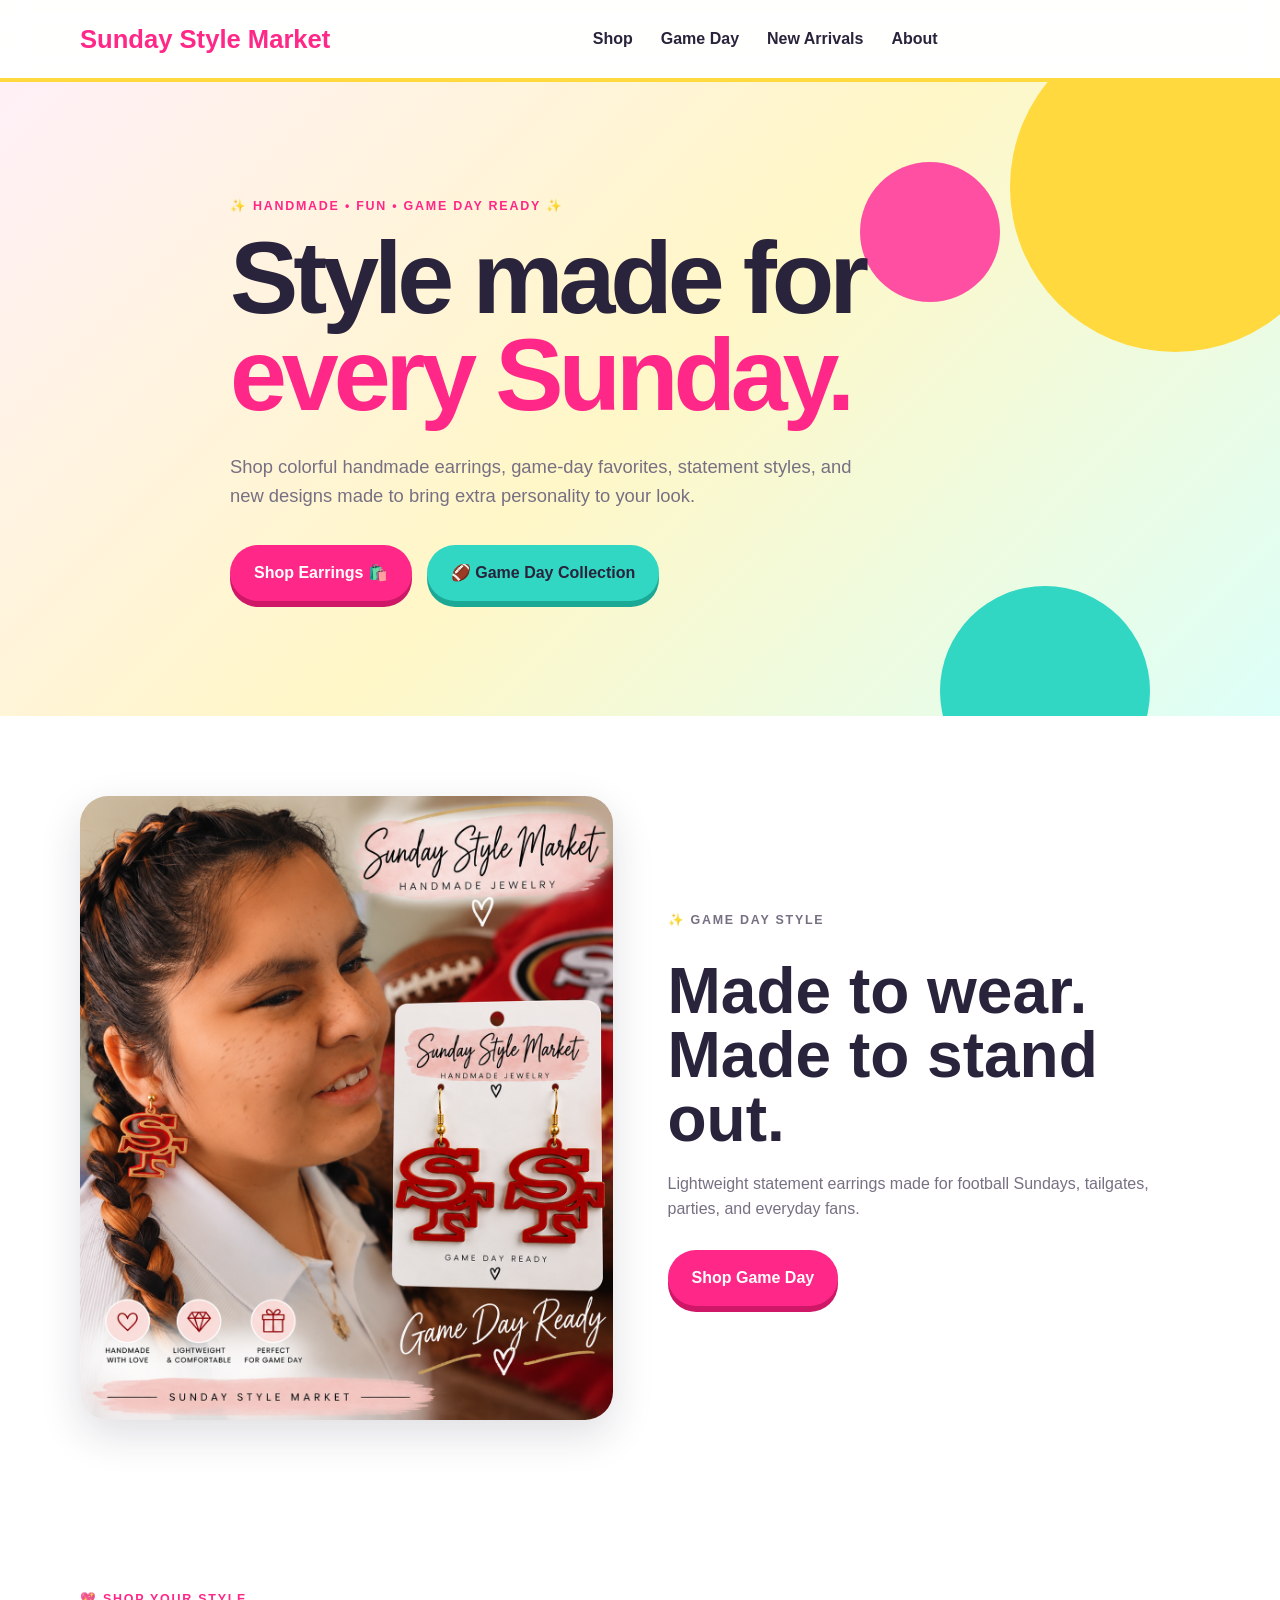
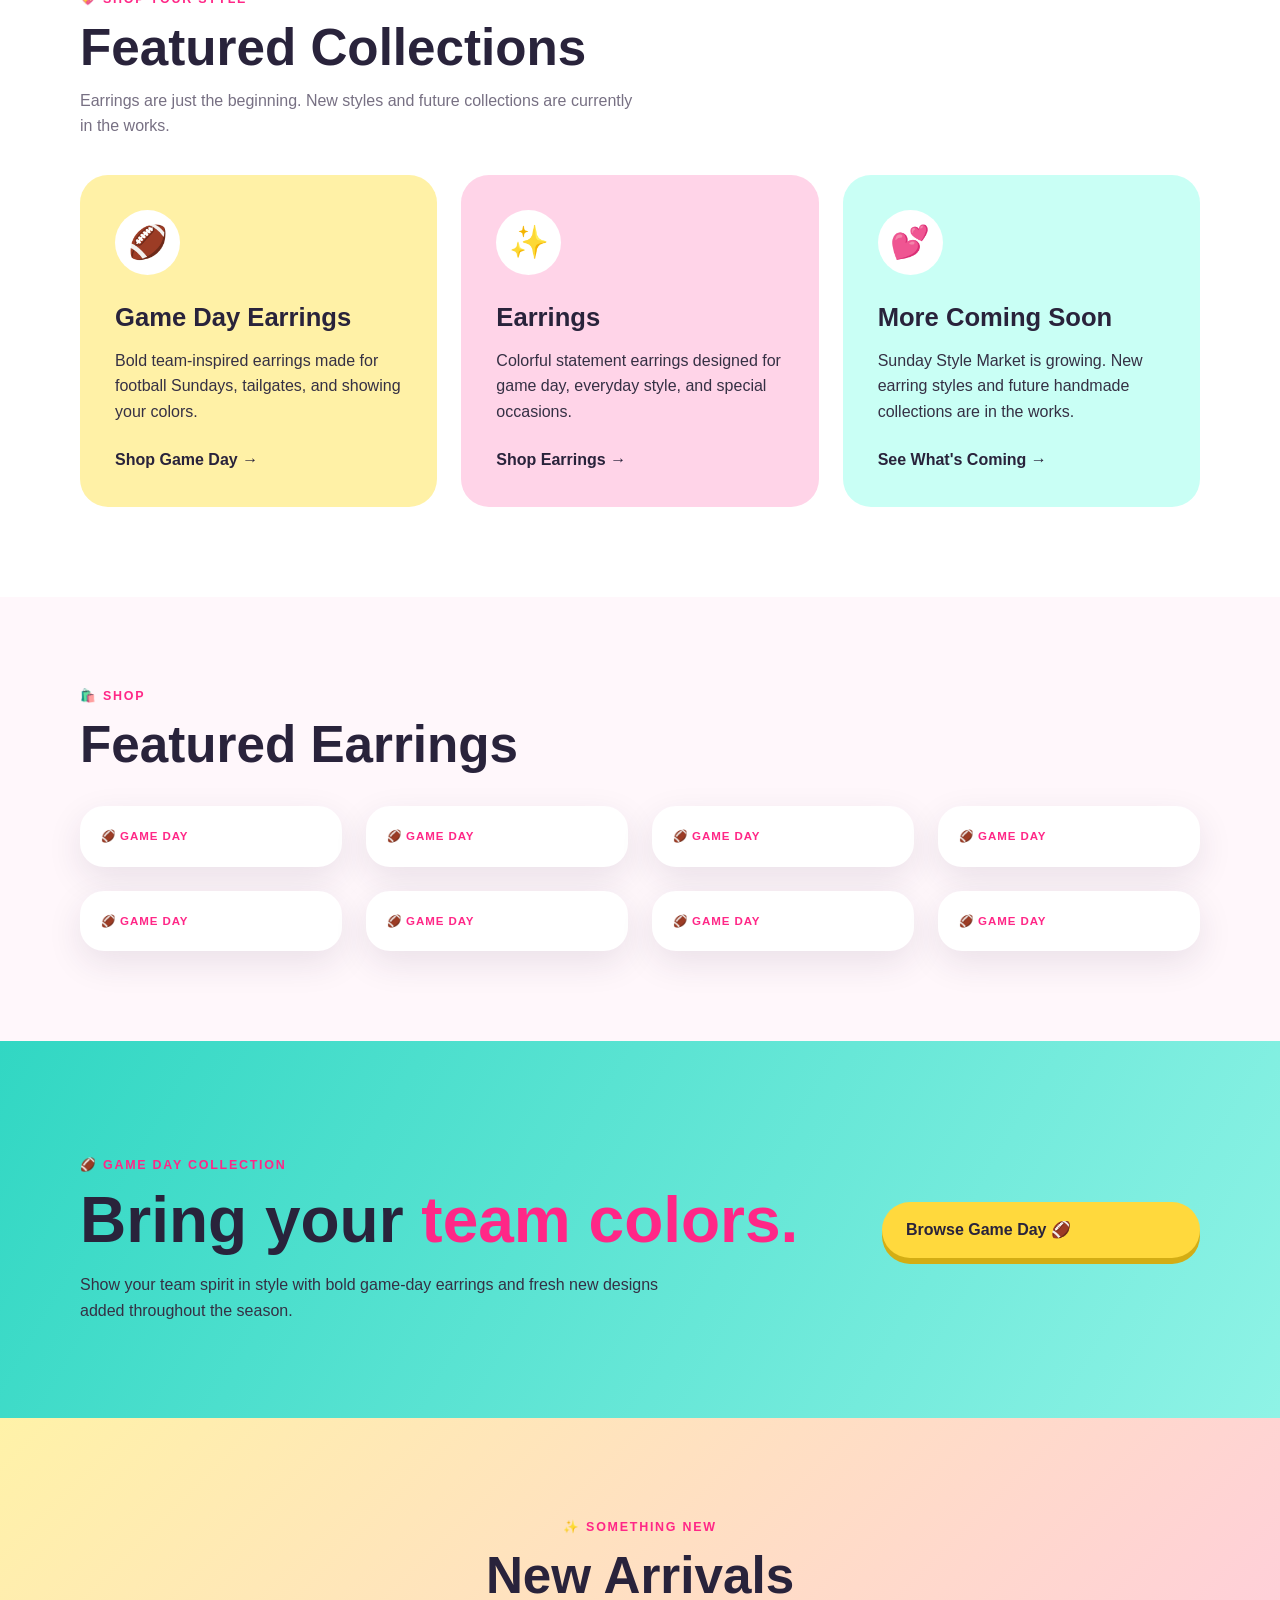
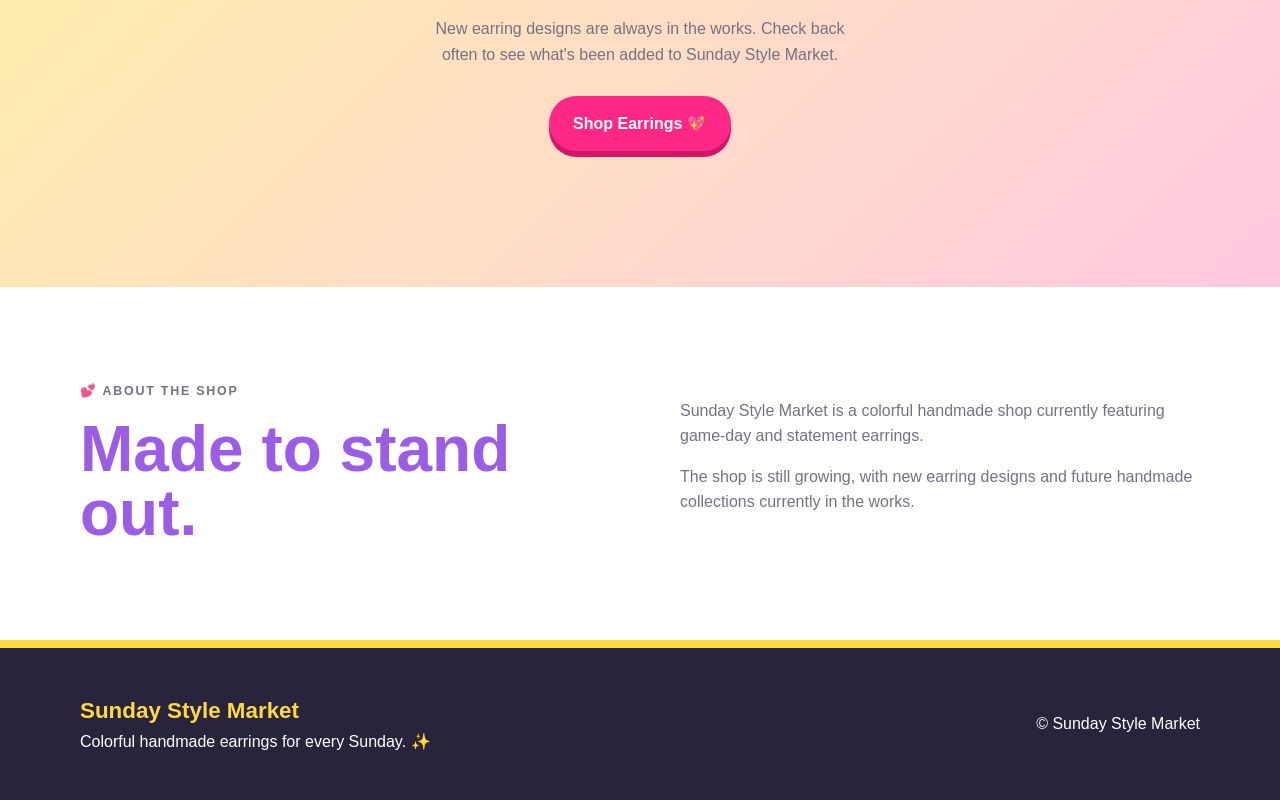
<file: index.html>
<!DOCTYPE html>
<html lang="en">

<head>

  <meta charset="UTF-8">

  <meta
    name="viewport"
    content="width=device-width, initial-scale=1.0"
  >

  <title>Sunday Style Market</title>

  <link
    rel="stylesheet"
    href="style.css"
  >


  <!-- =====================================================
       PAYPAL CART SCRIPT
       KEEP THIS ONLY ONE TIME
  ====================================================== -->

  <script
    src="https://www.paypalobjects.com/ncp/cart/cart.js"
    data-merchant-id="YH64KA9EQPVCE">
  </script>

</head>


<body>


  <!-- =====================================================
       HEADER
  ====================================================== -->

  <header class="site-header">

    <div class="container nav-wrap">


      <a
        href="#"
        class="brand"
      >
        Sunday Style Market
      </a>


      <nav class="nav">

        <a href="#shop">
          Shop
        </a>

        <a href="#game-day">
          Game Day
        </a>

        <a href="#new">
          New Arrivals
        </a>

        <a href="#about">
          About
        </a>

      </nav>


      <!-- =================================================
           PAYPAL VIEW CART
           ONLY ONE VIEW CART BUTTON
      ================================================== -->

      <div class="paypal-view-cart">

        <paypal-cart-button
          data-id="pp-view-cart">
        </paypal-cart-button>

      </div>


    </div>

  </header>



  <!-- =====================================================
       MAIN
  ====================================================== -->

  <main>


    <!-- =====================================================
         HERO
    ====================================================== -->

    <section class="hero">


      <div
        class="hero-shape shape-one"
      ></div>


      <div
        class="hero-shape shape-two"
      ></div>


      <div
        class="hero-shape shape-three"
      ></div>


      <div class="container hero-content">


        <p class="eyebrow">
          ✨ HANDMADE • FUN • GAME DAY READY ✨
        </p>


        <h1>

          Style made for

          <span>
            every Sunday.
          </span>

        </h1>


        <p class="hero-copy">

          Shop colorful handmade earrings,
          game-day favorites,
          statement styles,
          and new designs
          made to bring extra personality
          to your look.

        </p>


        <div class="hero-actions">


          <a
            class="btn btn-primary"
            href="#shop"
          >
            Shop Earrings 🛍️
          </a>


          <a
            class="btn btn-secondary"
            href="#game-day"
          >
            🏈 Game Day Collection
          </a>


        </div>


      </div>

    </section>



    <!-- =====================================================
         LIFESTYLE BANNER
    ====================================================== -->

    <section class="lifestyle-banner">


      <div class="container lifestyle-wrap">


        <div class="lifestyle-image">


          <img
            src="Sunday-Style-Market/images/Diamond.png"
            alt="Sunday Style Market game day earrings lifestyle photo"
          >


        </div>


        <div class="lifestyle-text">


          <p class="eyebrow">
            ✨ GAME DAY STYLE
          </p>


          <h2>

            Made to wear.

            <br>

            Made to stand out.

          </h2>


          <p>

            Lightweight statement earrings
            made for football Sundays,
            tailgates,
            parties,
            and everyday fans.

          </p>


          <a
            href="#shop"
            class="btn btn-primary"
          >
            Shop Game Day
          </a>


        </div>


      </div>


    </section>



    <!-- =====================================================
         FEATURED COLLECTIONS
    ====================================================== -->

    <section class="categories">


      <div class="container">


        <div class="section-heading">


          <p class="eyebrow">
            💖 SHOP YOUR STYLE
          </p>


          <h2>
            Featured Collections
          </h2>


          <p class="section-description">

            Earrings are just the beginning.
            New styles and future collections
            are currently in the works.

          </p>


        </div>



        <div class="category-grid">


          <!-- GAME DAY -->

          <article class="category-card game-card">


            <div class="category-icon">
              🏈
            </div>


            <h3>
              Game Day Earrings
            </h3>


            <p>

              Bold team-inspired earrings
              made for football Sundays,
              tailgates,
              and showing your colors.

            </p>


            <a href="#shop">
              Shop Game Day →
            </a>


          </article>



          <!-- EARRINGS -->

          <article class="category-card earrings-card">


            <div class="category-icon">
              ✨
            </div>


            <h3>
              Earrings
            </h3>


            <p>

              Colorful statement earrings
              designed for game day,
              everyday style,
              and special occasions.

            </p>


            <a href="#shop">
              Shop Earrings →
            </a>


          </article>



          <!-- COMING SOON -->

          <article class="category-card accessories-card">


            <div class="category-icon">
              💕
            </div>


            <h3>
              More Coming Soon
            </h3>


            <p>

              Sunday Style Market is growing.
              New earring styles and future
              handmade collections are in the works.

            </p>


            <a href="#new">
              See What's Coming →
            </a>


          </article>


        </div>


      </div>


    </section>



    <!-- =====================================================
         SHOP
    ====================================================== -->

    <section
      class="shop-section"
      id="shop"
    >


      <div class="container">


        <div class="section-heading split">


          <div>


            <p class="eyebrow">
              🛍️ SHOP
            </p>


            <h2>
              Featured Earrings
            </h2>


          </div>


        </div>



        <div
          class="product-grid"
          id="productGrid"
        >



         <!-- =====================================================
     PRODUCT 1
     PAYPAL TEST PRODUCT
====================================================== -->

<article class="product-card paypal-card">

  <div class="product-info">

    <p class="product-tag">
      🏈 GAME DAY
    </p>

    <!-- PAYPAL WILL DISPLAY THE PRODUCT -->
    <paypal-add-to-cart-button
      data-id="D5SDSHKANLT7C">
    </paypal-add-to-cart-button>

  </div>

</article>


<!-- =====================================================
     PRODUCT 2
     RED & GOLD GAME DAY EARRINGS
====================================================== -->

<article class="product-card paypal-product-card">

  <div class="product-info">

    <p class="product-tag">
      🏈 GAME DAY
    </p>

    <!-- =================================================
         PRODUCT 2 PAYPAL
    ================================================== -->

    <paypal-add-to-cart-button
      data-id="R92AYB4HJM536">
    </paypal-add-to-cart-button>

    <script>
      cartPaypal.AddToCart({
        id: "R92AYB4HJM536"
      });
    </script>

    <!-- =================================================
         END PRODUCT 2 PAYPAL
    ================================================== -->

  </div>

</article>



 <!-- =====================================================
     PRODUCT 3
     ARIZONA RED BIRD GAME DAY EARRINGS
====================================================== -->

<article class="product-card paypal-product-card">

  <div class="product-info">

    <p class="product-tag">
      🏈 GAME DAY
    </p>

    <!-- =================================================
         PRODUCT 3 PAYPAL
    ================================================== -->

    <paypal-add-to-cart-button
      data-id="XY2VT7U4CHVQW">
    </paypal-add-to-cart-button>

    <script>
      cartPaypal.AddToCart({
        id: "XY2VT7U4CHVQW"
      });
    </script>

    <!-- =================================================
         END PRODUCT 3 PAYPAL
    ================================================== -->

  </div>

</article>



<!-- =====================================================
     PRODUCT 4
     DALLAS BLUE STAR GAME DAY EARRINGS
====================================================== -->

<article class="product-card paypal-product-card">

  <div class="product-info">

    <p class="product-tag">
      🏈 GAME DAY
    </p>

    <!-- =================================================
         PRODUCT 4 PAYPAL
    ================================================== -->

    <paypal-add-to-cart-button
      data-id="NFDN4HBRTGJHS">
    </paypal-add-to-cart-button>

    <script>
      cartPaypal.AddToCart({
        id: "NFDN4HBRTGJHS"
      });
    </script>

    <!-- =================================================
         END PRODUCT 4 PAYPAL
    ================================================== -->

  </div>

</article>


<!-- =====================================================
     PRODUCT 5
     KANSAS CITY RED & BLACK EARRINGS
====================================================== -->

<article class="product-card paypal-product-card">

  <div class="product-info">

    <p class="product-tag">
      🏈 GAME DAY
    </p>

    <!-- =================================================
         PRODUCT 5 PAYPAL
    ================================================== -->

    <paypal-add-to-cart-button
      data-id="426RQGY6NMA2C">
    </paypal-add-to-cart-button>

    <script>
      cartPaypal.AddToCart({
        id: "426RQGY6NMA2C"
      });
    </script>

    <!-- =================================================
         END PRODUCT 5 PAYPAL
    ================================================== -->

  </div>

</article>


<!-- =====================================================
     PRODUCT 6
     GREEN & GOLD GAME DAY EARRINGS
====================================================== -->

<article class="product-card paypal-product-card">

  <div class="product-info">

    <p class="product-tag">
      🏈 GAME DAY
    </p>

    <!-- =================================================
         PRODUCT 6 PAYPAL
    ================================================== -->

    <paypal-add-to-cart-button
      data-id="87NUWXM9D3Q5N">
    </paypal-add-to-cart-button>

    <script>
      cartPaypal.AddToCart({
        id: "87NUWXM9D3Q5N"
      });
    </script>

    <!-- =================================================
         END PRODUCT 6 PAYPAL
    ================================================== -->

  </div>

</article>


<!-- =====================================================
     PRODUCT 7
     LOS ANGELES BLUE & GOLD EARRINGS
====================================================== -->

<article class="product-card paypal-product-card">

  <div class="product-info">

    <p class="product-tag">
      🏈 GAME DAY
    </p>

    <!-- =================================================
         PRODUCT 7 PAYPAL
    ================================================== -->

    <paypal-add-to-cart-button
      data-id="29FZ4LH94NHA2">
    </paypal-add-to-cart-button>

    <script>
      cartPaypal.AddToCart({
        id: "29FZ4LH94NHA2"
      });
    </script>

    <!-- =================================================
         END PRODUCT 7 PAYPAL
    ================================================== -->

  </div>

</article>


  <!-- =====================================================
     PRODUCT 8
     BLUE STAR GAME DAY EARRINGS
====================================================== -->

<article class="product-card paypal-product-card">

  <div class="product-info">

    <p class="product-tag">
      🏈 GAME DAY
    </p>

    <!-- =================================================
         PRODUCT 8 PAYPAL
    ================================================== -->

    <paypal-add-to-cart-button
      data-id="9XJ7RHHUR9N54">
    </paypal-add-to-cart-button>

    <script>
      cartPaypal.AddToCart({
        id: "9XJ7RHHUR9N54"
      });
    </script>

    <!-- =================================================
         END PRODUCT 8 PAYPAL
    ================================================== -->

  </div>

</article>



        </div>


      </div>


    </section>



    <!-- =====================================================
         GAME DAY
    ====================================================== -->

    <section
      class="game-day"
      id="game-day"
    >


      <div class="container game-day-wrap">


        <div>


          <p class="eyebrow">
            🏈 GAME DAY COLLECTION
          </p>


          <h2>

            Bring your

            <span>
              team colors.
            </span>

          </h2>


          <p>

            Show your team spirit in style
            with bold game-day earrings
            and fresh new designs
            added throughout the season.

          </p>


        </div>


        <a
          href="#shop"
          class="btn btn-game"
        >
          Browse Game Day 🏈
        </a>


      </div>


    </section>



    <!-- =====================================================
         NEW ARRIVALS
    ====================================================== -->

    <section
      class="new-section"
      id="new"
    >


      <div class="container">


        <div class="section-heading center">


          <p class="eyebrow">
            ✨ SOMETHING NEW
          </p>


          <h2>
            New Arrivals
          </h2>


          <p class="section-note">

            New earring designs
            are always in the works.

            Check back often to see
            what's been added to
            Sunday Style Market.

          </p>


          <a
            href="#shop"
            class="btn btn-primary"
          >
            Shop Earrings 💖
          </a>


        </div>


      </div>


    </section>



    <!-- =====================================================
         ABOUT
    ====================================================== -->

    <section
      class="about-section"
      id="about"
    >


      <div class="container about-wrap">


        <div>


          <p class="eyebrow">
            💕 ABOUT THE SHOP
          </p>


          <h2>
            Made to stand out.
          </h2>


        </div>


        <div>


          <p>

            Sunday Style Market
            is a colorful handmade shop
            currently featuring game-day
            and statement earrings.

          </p>


          <p>

            The shop is still growing,
            with new earring designs
            and future handmade collections
            currently in the works.

          </p>


        </div>


      </div>


    </section>


  </main>



  <!-- =====================================================
       FOOTER
  ====================================================== -->

  <footer class="site-footer">


    <div class="container footer-wrap">


      <div>


        <h3>
          Sunday Style Market
        </h3>


        <p>
          Colorful handmade earrings
          for every Sunday. ✨
        </p>


      </div>


      <p>

        ©
        <span id="year"></span>
        Sunday Style Market

      </p>


    </div>


  </footer>



  <!-- =====================================================
       PAYPAL BUTTON SETUP
  ====================================================== -->

  <script>

    /*
    ==============================================
    PAYPAL VIEW CART
    ==============================================
    */

    cartPaypal.Cart({
      id: "pp-view-cart"
    });


    /*
    ==============================================
    PRODUCT 1 PAYPAL ADD TO CART
    ==============================================
    */

    cartPaypal.AddToCart({
      id: "D5SDSHKANLT7C"
    });


    /*
    ==============================================
    PRODUCTS 2 - 8

    DO NOT PUT THEIR CODE HERE YET.

    WHEN PAYPAL GIVES YOU EACH PRODUCT CODE,
    WE WILL ADD EACH NEW PRODUCT ID HERE.
    ==============================================
    */


    /*
    ==============================================
    COPYRIGHT YEAR
    ==============================================
    */

    const year =
      document.getElementById("year");


    if (year) {

      year.textContent =
        new Date().getFullYear();

    }



    /*
    ==============================================
    PRODUCT COLOR IMAGE CHANGE
    ==============================================
    */

    document
      .querySelectorAll(".color-select")
      .forEach((select) => {


        select.addEventListener(
          "change",
          function () {


            const productCard =
              this.closest(".product-card");


            if (!productCard) {

              return;

            }


            const productImage =
              productCard.querySelector(
                ".product-photo"
              );


            const selectedOption =
              this.options[
                this.selectedIndex
              ];


            const newImage =
              selectedOption.dataset.image;


            if (
              productImage &&
              newImage
            ) {

              productImage.src =
                newImage;

            }


          }
        );


      });


  </script>


</body>

</html>
</file>
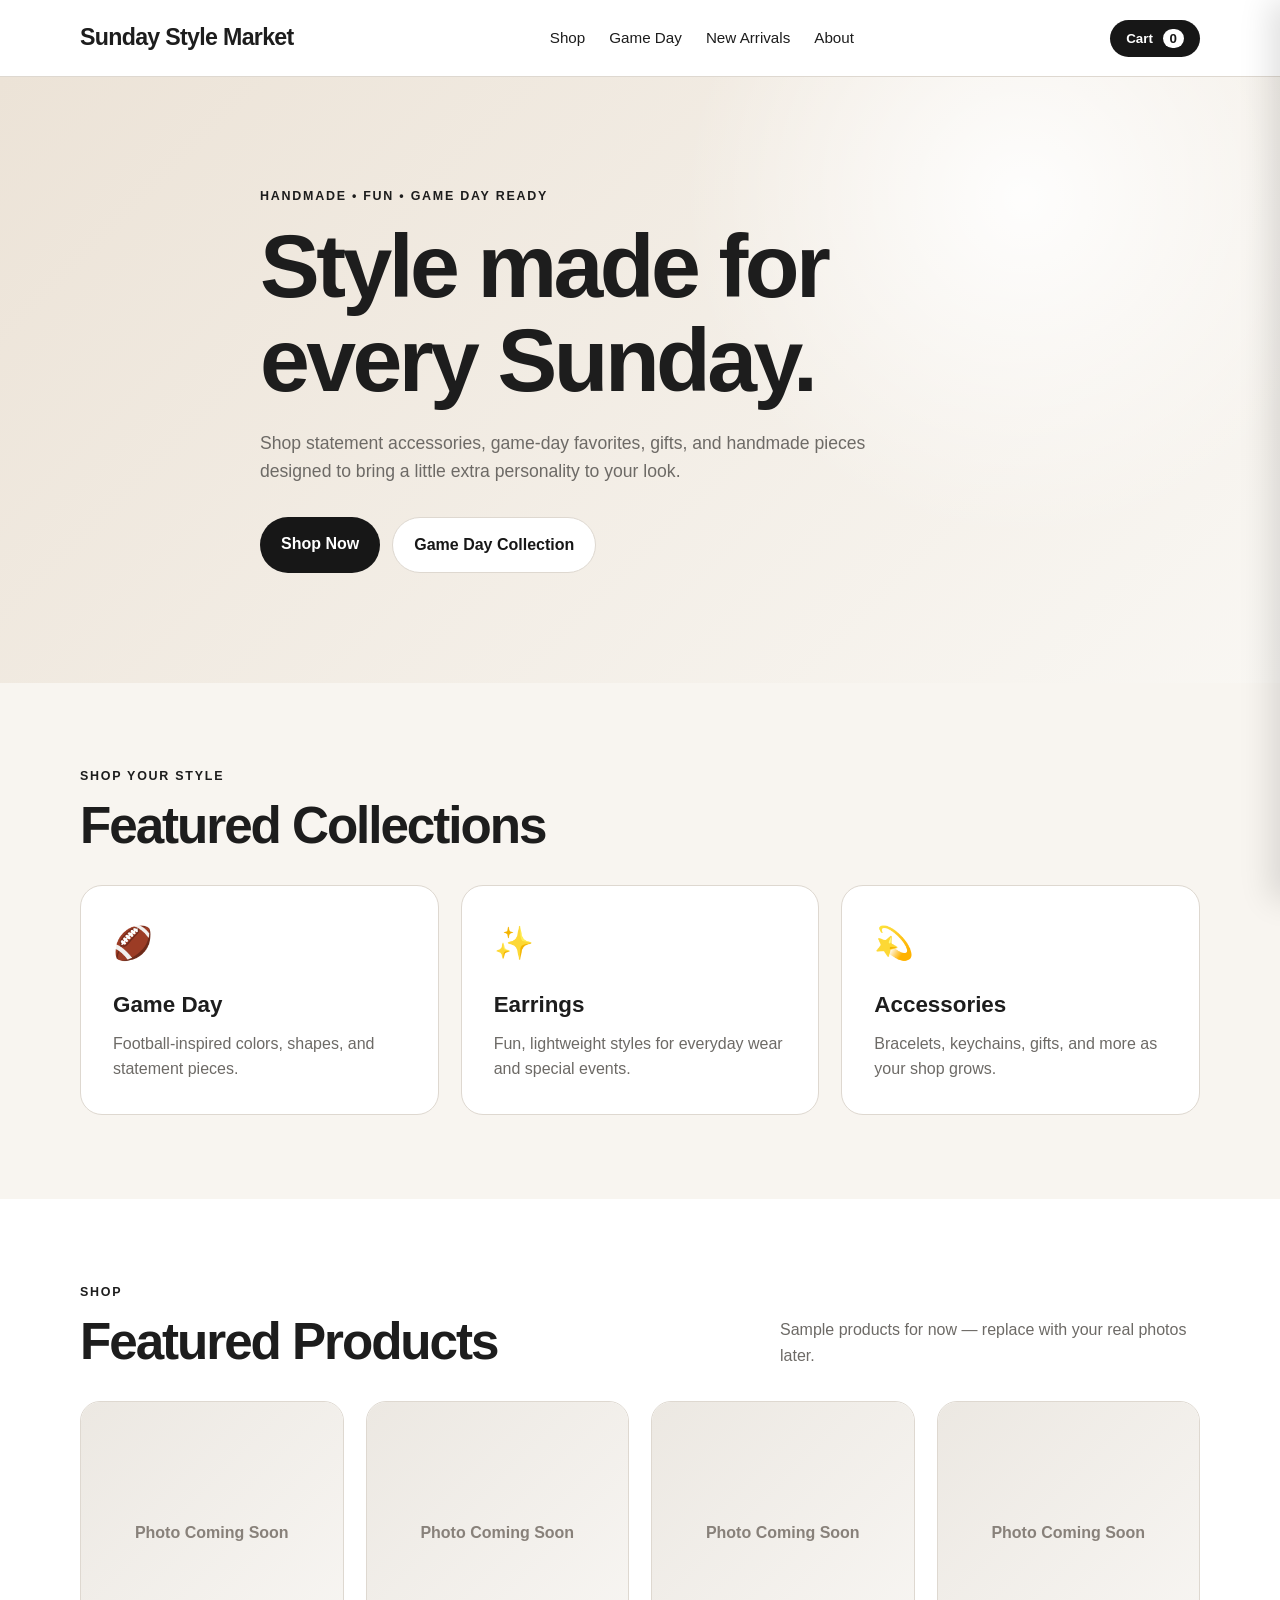
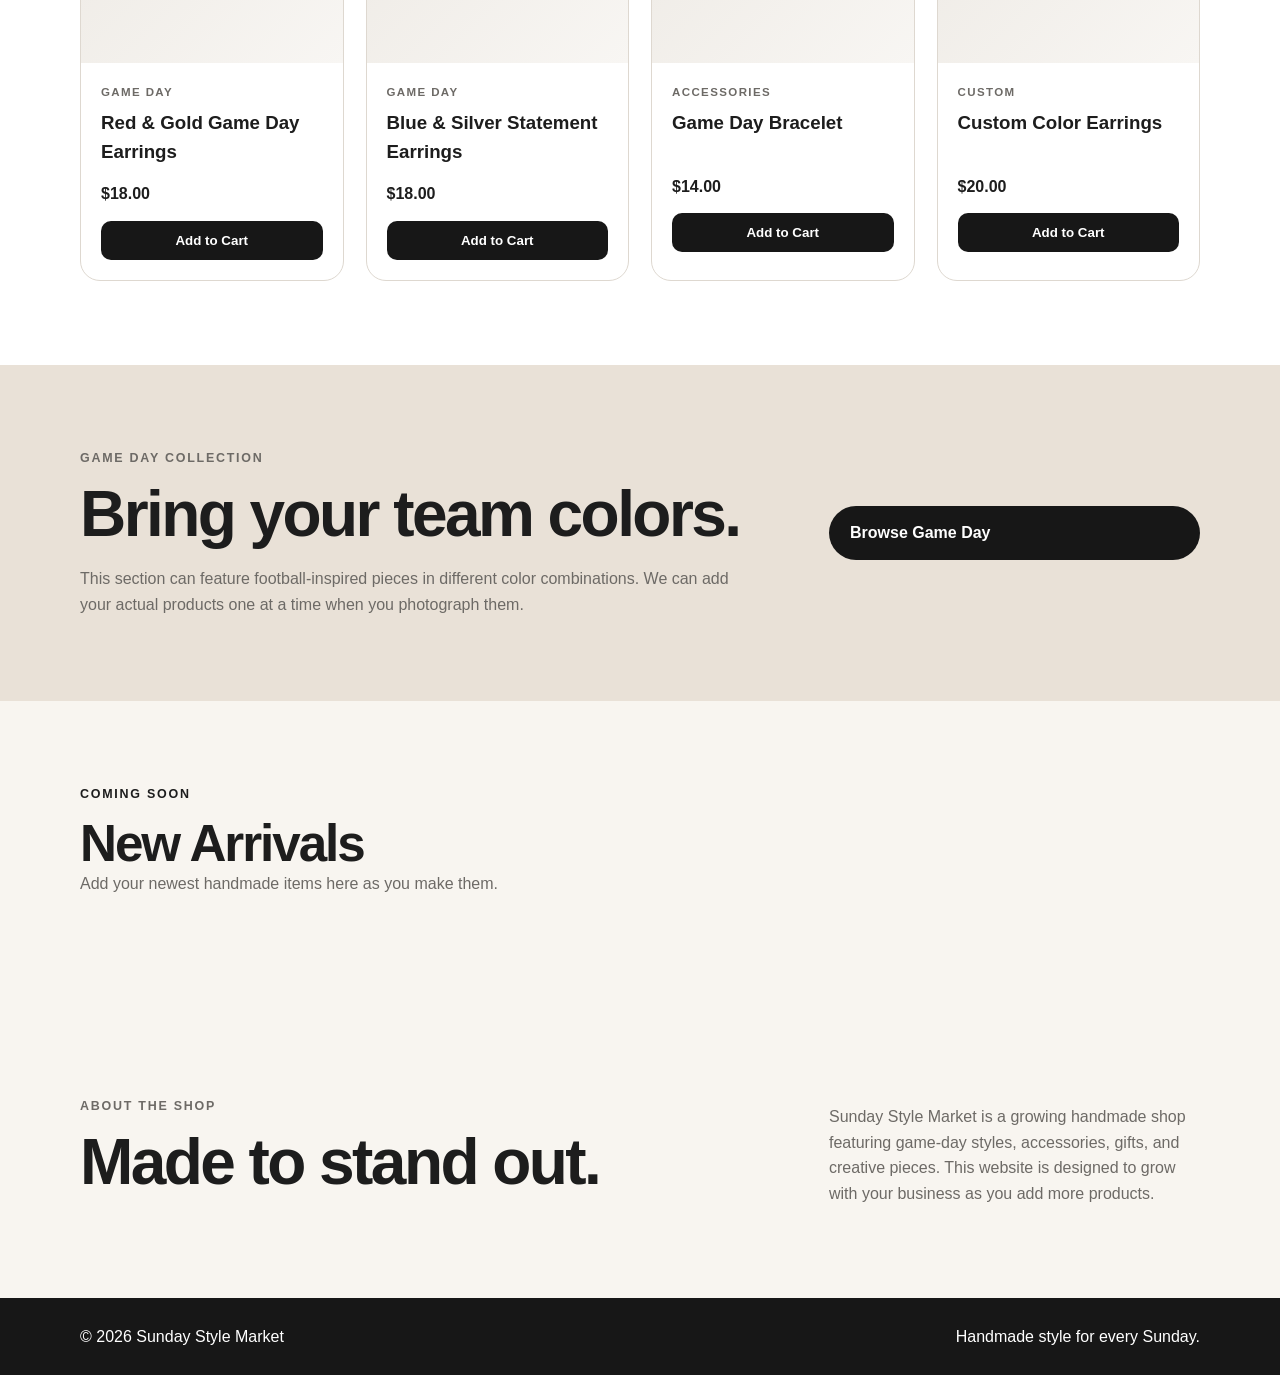
<file: Sunday-Style-Market/index.html>
<!DOCTYPE html>
<html lang="en">
<head>
  <meta charset="UTF-8" />
  <meta name="viewport" content="width=device-width, initial-scale=1.0" />
  <title>Sunday Style Market</title>
  <link rel="stylesheet" href="style.css" />
</head>
<body>
  <header class="site-header">
    <div class="container nav-wrap">
      <a href="#" class="brand">Sunday Style Market</a>
      <nav class="nav">
        <a href="#shop">Shop</a>
        <a href="#game-day">Game Day</a>
        <a href="#new">New Arrivals</a>
        <a href="#about">About</a>
      </nav>
      <button class="cart-button" id="cartButton">
        Cart <span id="cartCount">0</span>
      </button>
    </div>
  </header>

  <main>
    <section class="hero">
      <div class="container hero-content">
        <p class="eyebrow">HANDMADE • FUN • GAME DAY READY</p>
        <h1>Style made for every Sunday.</h1>
        <p class="hero-copy">
          Shop statement accessories, game-day favorites, gifts, and handmade pieces
          designed to bring a little extra personality to your look.
        </p>
        <div class="hero-actions">
          <a class="btn btn-dark" href="#shop">Shop Now</a>
          <a class="btn btn-light" href="#game-day">Game Day Collection</a>
        </div>
      </div>
    </section>

    <section class="categories">
      <div class="container">
        <div class="section-heading">
          <p class="eyebrow">SHOP YOUR STYLE</p>
          <h2>Featured Collections</h2>
        </div>

        <div class="category-grid">
          <article class="category-card">
            <div class="category-icon">🏈</div>
            <h3>Game Day</h3>
            <p>Football-inspired colors, shapes, and statement pieces.</p>
          </article>
          <article class="category-card">
            <div class="category-icon">✨</div>
            <h3>Earrings</h3>
            <p>Fun, lightweight styles for everyday wear and special events.</p>
          </article>
          <article class="category-card">
            <div class="category-icon">💫</div>
            <h3>Accessories</h3>
            <p>Bracelets, keychains, gifts, and more as your shop grows.</p>
          </article>
        </div>
      </div>
    </section>

    <section class="shop-section" id="shop">
      <div class="container">
        <div class="section-heading split">
          <div>
            <p class="eyebrow">SHOP</p>
            <h2>Featured Products</h2>
          </div>
          <p class="section-note">Sample products for now — replace with your real photos later.</p>
        </div>

        <div class="product-grid" id="productGrid">
          <article class="product-card" data-name="Red & Gold Game Day Earrings" data-price="18">
            <div class="product-image placeholder">
              <span>Photo Coming Soon</span>
            </div>
            <div class="product-info">
              <p class="product-tag">GAME DAY</p>
              <h3>Red & Gold Game Day Earrings</h3>
              <p class="price">$18.00</p>
              <button class="add-cart">Add to Cart</button>
            </div>
          </article>

          <article class="product-card" data-name="Blue & Silver Statement Earrings" data-price="18">
            <div class="product-image placeholder">
              <span>Photo Coming Soon</span>
            </div>
            <div class="product-info">
              <p class="product-tag">GAME DAY</p>
              <h3>Blue & Silver Statement Earrings</h3>
              <p class="price">$18.00</p>
              <button class="add-cart">Add to Cart</button>
            </div>
          </article>

          <article class="product-card" data-name="Game Day Bracelet" data-price="14">
            <div class="product-image placeholder">
              <span>Photo Coming Soon</span>
            </div>
            <div class="product-info">
              <p class="product-tag">ACCESSORIES</p>
              <h3>Game Day Bracelet</h3>
              <p class="price">$14.00</p>
              <button class="add-cart">Add to Cart</button>
            </div>
          </article>

          <article class="product-card" data-name="Custom Color Earrings" data-price="20">
            <div class="product-image placeholder">
              <span>Photo Coming Soon</span>
            </div>
            <div class="product-info">
              <p class="product-tag">CUSTOM</p>
              <h3>Custom Color Earrings</h3>
              <p class="price">$20.00</p>
              <button class="add-cart">Add to Cart</button>
            </div>
          </article>
        </div>
      </div>
    </section>

    <section class="game-day" id="game-day">
      <div class="container game-day-wrap">
        <div>
          <p class="eyebrow">GAME DAY COLLECTION</p>
          <h2>Bring your team colors.</h2>
          <p>
            This section can feature football-inspired pieces in different color combinations.
            We can add your actual products one at a time when you photograph them.
          </p>
        </div>
        <a href="#shop" class="btn btn-dark">Browse Game Day</a>
      </div>
    </section>

    <section class="new-section" id="new">
      <div class="container">
        <div class="section-heading">
          <p class="eyebrow">COMING SOON</p>
          <h2>New Arrivals</h2>
          <p class="section-note">
            Add your newest handmade items here as you make them.
          </p>
        </div>
      </div>
    </section>

    <section class="about-section" id="about">
      <div class="container about-wrap">
        <div>
          <p class="eyebrow">ABOUT THE SHOP</p>
          <h2>Made to stand out.</h2>
        </div>
        <p>
          Sunday Style Market is a growing handmade shop featuring game-day styles,
          accessories, gifts, and creative pieces. This website is designed to grow
          with your business as you add more products.
        </p>
      </div>
    </section>
  </main>

  <footer class="site-footer">
    <div class="container footer-wrap">
      <p>© <span id="year"></span> Sunday Style Market</p>
      <p>Handmade style for every Sunday.</p>
    </div>
  </footer>

  <div class="cart-panel" id="cartPanel">
    <div class="cart-header">
      <h2>Your Cart</h2>
      <button id="closeCart" aria-label="Close cart">×</button>
    </div>
    <div id="cartItems" class="cart-items">
      <p class="empty-cart">Your cart is empty.</p>
    </div>
    <div class="cart-footer">
      <div class="cart-total">
        <span>Total</span>
        <strong id="cartTotal">$0.00</strong>
      </div>
      <button class="checkout-button" id="checkoutButton">Checkout</button>
      <p class="checkout-note">Credit-card checkout will be connected later.</p>
    </div>
  </div>

  <div class="overlay" id="overlay"></div>

  <script src="script.js"></script>
</body>
</html>
</file>
<file: style.css>
/* =========================
   SUNDAY STYLE MARKET
   FUN COLOR THEME
========================= */

* {
  margin: 0;
  padding: 0;
  box-sizing: border-box;
}

html {
  scroll-behavior: smooth;
}

:root {
  --pink: #ff4fa3;
  --hot-pink: #ff2787;
  --coral: #ff6b6b;
  --yellow: #ffd93d;
  --turquoise: #31d7c3;
  --blue: #5bc0eb;
  --purple: #9b5de5;
  --cream: #fff9ef;
  --white: #ffffff;
  --dark: #29233b;
  --text: #353044;
  --muted: #777083;
}

body {
  font-family: Arial, Helvetica, sans-serif;
  background: var(--cream);
  color: var(--text);
  line-height: 1.6;
}


/* =========================
   GENERAL
========================= */

.container {
  width: min(1120px, 92%);
  margin: 0 auto;
}

.eyebrow {
  font-size: 0.78rem;
  font-weight: 900;
  letter-spacing: 0.14em;
  margin-bottom: 12px;
  color: var(--hot-pink);
}

.section-heading {
  margin-bottom: 36px;
}

.section-heading h2 {
  font-size: clamp(2.2rem, 4vw, 3.8rem);
  line-height: 1;
  color: var(--dark);
}

.section-description {
  margin-top: 14px;
  color: var(--muted);
  max-width: 560px;
}

.center {
  text-align: center;
}

.center .section-note {
  margin: 15px auto 28px;
}


/* =========================
   HEADER
========================= */

.site-header {
  position: sticky;
  top: 0;
  z-index: 100;

  background: rgba(255, 255, 255, 0.94);

  backdrop-filter: blur(12px);

  border-bottom: 4px solid var(--yellow);
}

.nav-wrap {
  min-height: 78px;

  display: flex;
  align-items: center;
  justify-content: space-between;

  gap: 25px;
}

.brand {
  font-size: 1.6rem;
  font-weight: 900;

  text-decoration: none;

  color: var(--hot-pink);
}

.nav {
  display: flex;
  gap: 28px;
}

.nav a {
  color: var(--dark);

  text-decoration: none;

  font-weight: 700;

  transition: 0.2s;
}

.nav a:hover {
  color: var(--hot-pink);
}

.cart-button {
  border: none;

  cursor: pointer;

  background: var(--purple);
  color: white;

  padding: 12px 18px;

  border-radius: 50px;

  font-weight: 800;
  font-size: 0.95rem;

  box-shadow: 0 5px 0 #7740bb;
}

.cart-button:hover {
  transform: translateY(2px);

  box-shadow: 0 3px 0 #7740bb;
}

.cart-button span {
  background: var(--yellow);
  color: var(--dark);

  padding: 3px 8px;

  margin-left: 5px;

  border-radius: 50px;
}


/* =========================
   HERO
========================= */

.hero {
  position: relative;

  overflow: hidden;

  padding: 115px 0;

  background:
    linear-gradient(
      135deg,
      #fff0f7,
      #fff7c7,
      #ddfff8
    );
}

.hero-content {
  position: relative;

  z-index: 2;

  max-width: 820px;
}

.hero h1 {
  font-size: clamp(3.5rem, 8vw, 6.8rem);

  line-height: 0.95;

  letter-spacing: -0.05em;

  color: var(--dark);
}

.hero h1 span {
  color: var(--hot-pink);
}

.hero-copy {
  max-width: 650px;

  margin-top: 28px;

  font-size: 1.15rem;

  color: var(--muted);
}

.hero-actions {
  display: flex;

  gap: 15px;

  flex-wrap: wrap;

  margin-top: 35px;
}


/* =========================
   HERO BACKGROUND SHAPES
========================= */

.hero-shape {
  position: absolute;

  border-radius: 50%;
}

.shape-one {
  width: 330px;
  height: 330px;

  background: var(--yellow);

  right: -60px;
  top: -60px;
}

.shape-two {
  width: 210px;
  height: 210px;

  background: var(--turquoise);

  right: 130px;
  bottom: -80px;
}

.shape-three {
  width: 140px;
  height: 140px;

  background: var(--pink);

  right: 280px;
  top: 80px;
}


/* =========================
   BUTTONS
========================= */

.btn {
  display: inline-block;

  padding: 15px 24px;

  border-radius: 50px;

  text-decoration: none;

  font-weight: 900;

  transition: 0.2s;
}

.btn:hover {
  transform: translateY(-3px);
}

.btn-primary {
  background: var(--hot-pink);
  color: white;

  box-shadow: 0 6px 0 #ce1767;
}

.btn-secondary {
  background: var(--turquoise);
  color: var(--dark);

  box-shadow: 0 6px 0 #1ba996;
}

.btn-game {
  background: var(--yellow);
  color: var(--dark);

  box-shadow: 0 6px 0 #d3ad14;
}


/* =========================
   LIFESTYLE BANNER
========================= */

.lifestyle-banner {
  padding: 80px 0;

  background: white;
}

.lifestyle-wrap {
  display: grid;

  grid-template-columns: 1fr 1fr;

  gap: 55px;

  align-items: center;
}

.lifestyle-image img {
  width: 100%;

  display: block;

  border-radius: 28px;

  box-shadow:
    0 15px 40px
    rgba(41, 35, 59, 0.15);
}

.lifestyle-text h2 {
  font-size: clamp(2.5rem, 5vw, 4.5rem);

  line-height: 1;

  color: var(--dark);

  margin-bottom: 20px;
}

.lifestyle-text p {
  color: var(--muted);

  margin-bottom: 28px;

  max-width: 520px;
}


/* =========================
   CATEGORIES
========================= */

.categories {
  padding: 90px 0;

  background: var(--white);
}

.category-grid {
  display: grid;

  grid-template-columns: repeat(3, 1fr);

  gap: 24px;
}

.category-card {
  padding: 35px;

  border-radius: 28px;

  min-height: 280px;

  transition: 0.25s;
}

.category-card:hover {
  transform:
    translateY(-8px)
    rotate(-1deg);
}

.game-card {
  background: #fff1a6;
}

.earrings-card {
  background: #ffd4e8;
}

.accessories-card {
  background: #c9fff5;
}

.category-icon {
  width: 65px;
  height: 65px;

  display: grid;

  place-items: center;

  font-size: 2rem;

  background: white;

  border-radius: 50%;

  margin-bottom: 22px;
}

.category-card h3 {
  font-size: 1.6rem;

  margin-bottom: 10px;

  color: var(--dark);
}

.category-card p {
  margin-bottom: 22px;
}

.category-card a {
  color: var(--dark);

  font-weight: 900;

  text-decoration: none;
}


/* =========================
   SHOP
========================= */

.shop-section {
  padding: 90px 0;

  background: #fff7fb;
}

.section-heading.split {
  display: flex;

  justify-content: space-between;

  align-items: end;

  gap: 30px;
}

.section-note {
  max-width: 440px;

  color: var(--muted);
}

.product-grid {
  display: grid;

  grid-template-columns: repeat(4, 1fr);

  gap: 24px;
}


/* =========================
   PRODUCT CARDS
========================= */

.product-card {
  background: white;

  overflow: hidden;

  border-radius: 24px;

  border: 3px solid white;

  box-shadow:
    0 12px 35px
    rgba(50, 33, 70, 0.10);

  transition: 0.25s;
}

.product-card:hover {
  transform: translateY(-7px);
}


/* =========================
   PRODUCT IMAGES
   NEW SMALLER SIZE
========================= */

.product-image {
  width: 100%;
  height: 240px;

  display: flex;

  align-items: center;
  justify-content: center;

  padding: 12px;

  background: #ffffff;

  overflow: hidden;
}

.product-photo {
  width: 100%;
  height: 100%;

  object-fit: contain;

  display: block;

  border-radius: 12px;
}


/* =========================
   PLACEHOLDERS
========================= */

.pink-placeholder {
  background:
    linear-gradient(
      135deg,
      #ffbddb,
      #fff0f7
    );
}

.blue-placeholder {
  background:
    linear-gradient(
      135deg,
      #aeeeff,
      #e9fbff
    );
}

.yellow-placeholder {
  background:
    linear-gradient(
      135deg,
      #ffe781,
      #fff8cc
    );
}

.purple-placeholder {
  background:
    linear-gradient(
      135deg,
      #d8b9ff,
      #f2e8ff
    );
}

.placeholder-content {
  display: flex;

  flex-direction: column;

  align-items: center;

  gap: 8px;

  font-weight: 800;
}

.photo-icon {
  font-size: 2.4rem;
}


/* =========================
   PRODUCT INFORMATION
========================= */

.product-info {
  padding: 22px;
}

.product-tag {
  font-size: 0.72rem;

  font-weight: 900;

  letter-spacing: 0.08em;

  color: var(--hot-pink);
}

.product-info h3 {
  margin-top: 8px;

  min-height: 58px;

  color: var(--dark);
}

.price {
  margin: 15px 0;

  font-size: 1.2rem;

  font-weight: 900;

  color: var(--purple);
}

.add-cart {
  width: 100%;

  border: none;

  cursor: pointer;

  background: var(--hot-pink);

  color: white;

  padding: 13px;

  border-radius: 12px;

  font-weight: 900;

  font-size: 0.95rem;

  transition: 0.2s;
}

.add-cart:hover {
  background: var(--purple);
}


/* =========================
   PRODUCT COLOR OPTIONS
========================= */

.product-option {
  margin: 15px 0;
}

.product-option label {
  display: block;

  font-weight: 800;

  margin-bottom: 6px;

  color: var(--dark);
}

.color-select {
  width: 100%;

  padding: 10px 12px;

  border: 2px solid #ffd93d;

  border-radius: 10px;

  background: white;

  color: var(--dark);

  font-weight: 700;

  cursor: pointer;
}


/* =========================
   GAME DAY
========================= */

.game-day {
  padding: 95px 0;

  background:
    linear-gradient(
      120deg,
      var(--turquoise),
      #8ff3e6
    );
}

.game-day-wrap {
  display: grid;

  grid-template-columns:
    1.4fr 0.6fr;

  align-items: center;

  gap: 60px;
}

.game-day h2 {
  font-size: clamp(2.7rem, 5vw, 4.7rem);

  line-height: 1;

  color: var(--dark);
}

.game-day h2 span {
  color: var(--hot-pink);
}

.game-day p {
  max-width: 620px;

  margin-top: 20px;
}


/* =========================
   NEW ARRIVALS
========================= */

.new-section {
  padding: 100px 0;

  background:
    linear-gradient(
      135deg,
      #fff2a8,
      #ffc9e2
    );
}


/* =========================
   ABOUT
========================= */

.about-section {
  padding: 95px 0;

  background: var(--white);
}

.about-wrap {
  display: grid;

  grid-template-columns: 1fr 1fr;

  gap: 80px;

  align-items: center;
}

.about-section h2 {
  font-size: clamp(2.7rem, 5vw, 4.8rem);

  line-height: 1;

  color: var(--purple);
}

.about-section p {
  color: var(--muted);

  margin-bottom: 15px;
}


/* =========================
   FOOTER
========================= */

.site-footer {
  padding: 45px 0;

  background: var(--dark);

  color: white;

  border-top: 8px solid var(--yellow);
}

.footer-wrap {
  display: flex;

  align-items: center;

  justify-content: space-between;

  gap: 25px;
}

.site-footer h3 {
  color: var(--yellow);

  font-size: 1.4rem;
}


/* =========================
   CART PANEL
========================= */

.cart-panel {
  position: fixed;

  top: 0;

  right: -440px;

  width: min(440px, 95vw);

  height: 100vh;

  background: #fff7fb;

  z-index: 500;

  padding: 28px;

  display: flex;

  flex-direction: column;

  transition: right 0.3s ease;

  box-shadow:
    -10px 0 40px
    rgba(0, 0, 0, 0.18);
}

.cart-panel.open {
  right: 0;
}

.cart-header {
  display: flex;

  justify-content: space-between;

  align-items: center;

  padding-bottom: 18px;

  border-bottom:
    3px solid
    var(--yellow);
}

.cart-header h2 {
  color: var(--hot-pink);
}

.cart-header button {
  border: none;

  background: transparent;

  cursor: pointer;

  font-size: 2.1rem;

  color: var(--purple);
}

.cart-items {
  flex: 1;

  overflow-y: auto;

  padding: 25px 0;
}

.empty-cart {
  color: var(--muted);
}


/* =========================
   CART PRODUCTS
========================= */

.cart-item {
  display: flex;

  align-items: center;

  justify-content: space-between;

  gap: 15px;

  padding: 18px 0;

  border-bottom:
    1px solid #ddd;
}

.cart-item-left {
  display: flex;

  align-items: center;

  gap: 14px;

  flex: 1;
}

.cart-item-image {
  width: 75px;
  height: 75px;

  object-fit: contain;

  border-radius: 12px;

  border:
    2px solid
    #ffd93d;

  background: white;
}

.cart-item-details {
  display: flex;

  flex-direction: column;

  gap: 4px;
}

.cart-item-details strong {
  color: var(--dark);

  font-size: 0.95rem;

  line-height: 1.3;
}

.cart-item-details p {
  color: var(--purple);

  font-weight: 800;
}

.remove-item {
  border: none;

  background: #ffe6f1;

  color: var(--hot-pink);

  font-weight: 800;

  padding: 8px 10px;

  border-radius: 8px;

  cursor: pointer;
}

.remove-item:hover {
  background: var(--hot-pink);

  color: white;
}


/* =========================
   CART QUANTITY
========================= */

.quantity-controls {
  display: flex;

  align-items: center;

  gap: 10px;

  margin-top: 10px;
}

.quantity-btn {
  width: 30px;
  height: 30px;

  border: none;

  border-radius: 50%;

  background: var(--purple);

  color: white;

  font-size: 1.1rem;

  font-weight: 900;

  cursor: pointer;
}

.quantity-btn:hover {
  background: var(--hot-pink);
}

.quantity-number {
  min-width: 22px;

  text-align: center;

  font-weight: 900;

  font-size: 1rem;
}

.item-subtotal {
  margin-top: 7px;

  font-weight: 900;

  color: var(--hot-pink);
}


/* =========================
   CART TOTAL
========================= */

.cart-total {
  display: flex;

  justify-content: space-between;

  font-size: 1.2rem;
}

.checkout-button {
  width: 100%;

  margin-top: 20px;

  border: none;

  cursor: pointer;

  padding: 15px;

  border-radius: 12px;

  background: var(--purple);

  color: white;

  font-weight: 900;

  font-size: 1rem;
}

.checkout-button:hover {
  background: var(--hot-pink);
}

.checkout-note {
  margin-top: 10px;

  color: var(--muted);

  text-align: center;

  font-size: 0.82rem;
}


/* =========================
   OVERLAY
========================= */

.overlay {
  position: fixed;

  inset: 0;

  background:
    rgba(
      31,
      24,
      45,
      0.45
    );

  z-index: 400;

  opacity: 0;

  pointer-events: none;

  transition: 0.3s;
}

.overlay.show {
  opacity: 1;

  pointer-events: auto;
}


/* =========================
   TABLET
========================= */

@media (max-width: 900px) {

  .nav {
    display: none;
  }

  .category-grid {
    grid-template-columns: 1fr;
  }

  .product-grid {
    grid-template-columns:
      repeat(2, 1fr);
  }

  .product-image {
    height: 230px;
  }

  .game-day-wrap,
  .about-wrap,
  .lifestyle-wrap {
    grid-template-columns: 1fr;
  }

  .section-heading.split {
    display: block;
  }

  .section-note {
    margin-top: 15px;
  }

  .shape-one {
    opacity: 0.35;
  }

  .shape-two {
    opacity: 0.35;
  }

  .shape-three {
    opacity: 0.25;
  }

}


/* =========================
   PHONE
========================= */

@media (max-width: 560px) {

  .brand {
    font-size: 1.1rem;
  }

  .hero {
    padding: 80px 0;
  }

  .hero h1 {
    font-size: 3.4rem;
  }

  .product-grid {
    grid-template-columns: 1fr;
  }

  .product-image {
    height: 280px;
  }

  .footer-wrap {
    flex-direction: column;

    align-items: flex-start;
  }

}

.product-grid {
  display: grid;
  grid-template-columns: repeat(4, 1fr);
  gap: 24px;
  align-items: start;
}

.product-card {
  background: white;
  overflow: hidden;
  border-radius: 24px;
  border: 3px solid white;

  box-shadow:
    0 12px 35px
    rgba(50, 33, 70, 0.10);

  transition: 0.25s;

  display: flex;
  flex-direction: column;
}

.product-image {
  width: 100%;
  height: 230px;

  display: flex;
  align-items: center;
  justify-content: center;

  padding: 10px;

  background: white;
  overflow: hidden;
}

.product-photo {
  width: 100%;
  height: 100%;

  object-fit: contain;

  display: block;

  border-radius: 12px;
}

.product-info {
  padding: 18px;
}

.product-info h3 {
  margin-top: 8px;
  min-height: 48px;

  color: var(--dark);
}

.price {
  margin: 10px 0 14px;

  font-size: 1.2rem;
  font-weight: 900;

  color: var(--purple);
}

/* =========================
   MOBILE PHONE FIX
   ========================= */

@media (max-width: 768px) {

  body {
    overflow-x: hidden;
  }

  .container {
    width: 100%;
    padding-left: 16px;
    padding-right: 16px;
  }

  /* Header */
  .header-inner {
    padding: 14px 16px;
    gap: 10px;
  }

  .logo {
    font-size: 24px;
    white-space: nowrap;
  }

  .cart-button {
    padding: 12px 18px;
    font-size: 18px;
    white-space: nowrap;
  }

  /* Featured Earrings */
  .product-grid {
    grid-template-columns: repeat(2, minmax(0, 1fr));
    gap: 14px;
  }

  .product-card {
    width: 100%;
    min-width: 0;
    border-radius: 20px;
  }

  .product-image {
    width: 100%;
    height: 180px;
    padding: 12px;
  }

  .product-photo {
    width: 100%;
    height: 100%;
    object-fit: contain;
  }

  .product-info {
    padding: 16px;
  }

  .product-card h3 {
    font-size: 20px;
    line-height: 1.25;
    overflow-wrap: normal;
    word-break: normal;
  }

  .product-tag {
    font-size: 14px;
  }

  .price {
    font-size: 24px;
  }

  .add-cart {
    width: 100%;
    padding: 13px 10px;
    font-size: 16px;
    line-height: 1.2;
    white-space: normal;
  }

  .color-select {
    width: 100%;
    max-width: 100%;
  }
}


/* Extra-small phones */
@media (max-width: 400px) {

  .logo {
    font-size: 20px;
  }

  .cart-button {
    font-size: 16px;
    padding: 10px 14px;
  }

  .product-grid {
    gap: 10px;
  }

  .product-info {
    padding: 12px;
  }

  .product-card h3 {
    font-size: 18px;
  }

  .product-image {
    height: 155px;
  }
}
</file>
<file: Sunday-Style-Market/style.css>
* {
  box-sizing: border-box;
  margin: 0;
  padding: 0;
}

:root {
  --bg: #f8f5f0;
  --paper: #ffffff;
  --text: #1d1d1d;
  --muted: #6d6a66;
  --border: #ded8d0;
  --dark: #171717;
}

body {
  font-family: Arial, Helvetica, sans-serif;
  background: var(--bg);
  color: var(--text);
  line-height: 1.6;
}

html {
  scroll-behavior: smooth;
}

.container {
  width: min(1120px, 92%);
  margin: 0 auto;
}

.site-header {
  position: sticky;
  top: 0;
  z-index: 20;
  background: rgba(255, 255, 255, 0.96);
  border-bottom: 1px solid var(--border);
}

.nav-wrap {
  min-height: 76px;
  display: flex;
  align-items: center;
  justify-content: space-between;
  gap: 24px;
}

.brand {
  color: var(--text);
  text-decoration: none;
  font-size: 1.45rem;
  font-weight: 800;
  letter-spacing: -0.03em;
}

.nav {
  display: flex;
  gap: 24px;
}

.nav a {
  color: var(--text);
  text-decoration: none;
  font-size: 0.95rem;
}

.cart-button,
.add-cart,
.checkout-button {
  border: 0;
  cursor: pointer;
  font-weight: 700;
}

.cart-button {
  background: var(--dark);
  color: white;
  padding: 11px 16px;
  border-radius: 999px;
}

.cart-button span {
  background: white;
  color: var(--dark);
  border-radius: 999px;
  padding: 2px 7px;
  margin-left: 6px;
}

.hero {
  padding: 110px 0;
  background:
    radial-gradient(circle at 80% 20%, rgba(255,255,255,0.9), transparent 30%),
    linear-gradient(135deg, #ece3d7, #f9f7f3);
}

.hero-content {
  max-width: 760px;
}

.eyebrow {
  font-size: 0.78rem;
  font-weight: 800;
  letter-spacing: 0.14em;
  margin-bottom: 12px;
}

.hero h1,
.section-heading h2,
.game-day h2,
.about-section h2 {
  line-height: 1.05;
  letter-spacing: -0.04em;
}

.hero h1 {
  font-size: clamp(3rem, 7vw, 6rem);
  max-width: 820px;
}

.hero-copy {
  max-width: 650px;
  margin-top: 22px;
  font-size: 1.1rem;
  color: var(--muted);
}

.hero-actions {
  display: flex;
  gap: 12px;
  flex-wrap: wrap;
  margin-top: 32px;
}

.btn {
  display: inline-block;
  text-decoration: none;
  padding: 14px 21px;
  border-radius: 999px;
  font-weight: 800;
}

.btn-dark {
  background: var(--dark);
  color: white;
}

.btn-light {
  background: white;
  color: var(--dark);
  border: 1px solid var(--border);
}

.categories,
.shop-section,
.new-section,
.about-section {
  padding: 84px 0;
}

.section-heading {
  margin-bottom: 32px;
}

.section-heading h2 {
  font-size: clamp(2.2rem, 4vw, 3.6rem);
}

.section-heading.split {
  display: flex;
  justify-content: space-between;
  gap: 30px;
  align-items: end;
}

.section-note {
  color: var(--muted);
  max-width: 420px;
}

.category-grid,
.product-grid {
  display: grid;
  gap: 22px;
}

.category-grid {
  grid-template-columns: repeat(3, 1fr);
}

.category-card {
  background: var(--paper);
  border: 1px solid var(--border);
  padding: 32px;
  border-radius: 22px;
}

.category-icon {
  font-size: 2rem;
  margin-bottom: 18px;
}

.category-card h3 {
  font-size: 1.4rem;
  margin-bottom: 8px;
}

.category-card p {
  color: var(--muted);
}

.shop-section {
  background: white;
}

.product-grid {
  grid-template-columns: repeat(4, 1fr);
}

.product-card {
  border: 1px solid var(--border);
  border-radius: 20px;
  overflow: hidden;
  background: white;
}

.product-image {
  aspect-ratio: 1 / 1;
  display: grid;
  place-items: center;
}

.placeholder {
  background: linear-gradient(135deg, #ece8e2, #f8f6f3);
  color: #88817a;
  font-weight: 700;
}

.product-info {
  padding: 20px;
}

.product-tag {
  font-size: 0.72rem;
  font-weight: 800;
  letter-spacing: 0.12em;
  color: var(--muted);
}

.product-info h3 {
  margin-top: 6px;
  min-height: 52px;
}

.price {
  margin: 14px 0;
  font-weight: 800;
}

.add-cart {
  width: 100%;
  background: var(--dark);
  color: white;
  padding: 12px 14px;
  border-radius: 10px;
}

.game-day {
  padding: 84px 0;
  background: #e9e1d7;
}

.game-day-wrap,
.about-wrap {
  display: grid;
  grid-template-columns: 1.3fr 0.7fr;
  gap: 60px;
  align-items: center;
}

.game-day h2,
.about-section h2 {
  font-size: clamp(2.4rem, 5vw, 4.4rem);
  margin-bottom: 18px;
}

.game-day p,
.about-section p {
  color: var(--muted);
  max-width: 680px;
}

.site-footer {
  padding: 26px 0;
  background: var(--dark);
  color: white;
}

.footer-wrap {
  display: flex;
  justify-content: space-between;
  gap: 20px;
  flex-wrap: wrap;
}

.cart-panel {
  position: fixed;
  top: 0;
  right: -420px;
  width: min(420px, 94vw);
  height: 100vh;
  background: white;
  z-index: 50;
  padding: 24px;
  transition: right 0.25s ease;
  box-shadow: -10px 0 30px rgba(0,0,0,0.12);
  display: flex;
  flex-direction: column;
}

.cart-panel.open {
  right: 0;
}

.cart-header,
.cart-total {
  display: flex;
  align-items: center;
  justify-content: space-between;
}

.cart-header button {
  border: 0;
  background: transparent;
  font-size: 2rem;
  cursor: pointer;
}

.cart-items {
  flex: 1;
  overflow: auto;
  padding: 24px 0;
}

.cart-item {
  display: flex;
  justify-content: space-between;
  gap: 18px;
  padding: 14px 0;
  border-bottom: 1px solid var(--border);
}

.empty-cart {
  color: var(--muted);
}

.checkout-button {
  width: 100%;
  margin-top: 18px;
  background: var(--dark);
  color: white;
  padding: 14px;
  border-radius: 10px;
}

.checkout-note {
  margin-top: 10px;
  font-size: 0.82rem;
  color: var(--muted);
  text-align: center;
}

.overlay {
  position: fixed;
  inset: 0;
  background: rgba(0,0,0,0.3);
  z-index: 40;
  opacity: 0;
  pointer-events: none;
  transition: opacity 0.25s ease;
}

.overlay.show {
  opacity: 1;
  pointer-events: auto;
}

@media (max-width: 900px) {
  .nav {
    display: none;
  }

  .category-grid {
    grid-template-columns: 1fr;
  }

  .product-grid {
    grid-template-columns: repeat(2, 1fr);
  }

  .game-day-wrap,
  .about-wrap {
    grid-template-columns: 1fr;
  }

  .section-heading.split {
    display: block;
  }

  .section-note {
    margin-top: 14px;
  }
}

@media (max-width: 560px) {
  .brand {
    font-size: 1.1rem;
  }

  .hero {
    padding: 80px 0;
  }

  .product-grid {
    grid-template-columns: 1fr;
  }
}
</file>
